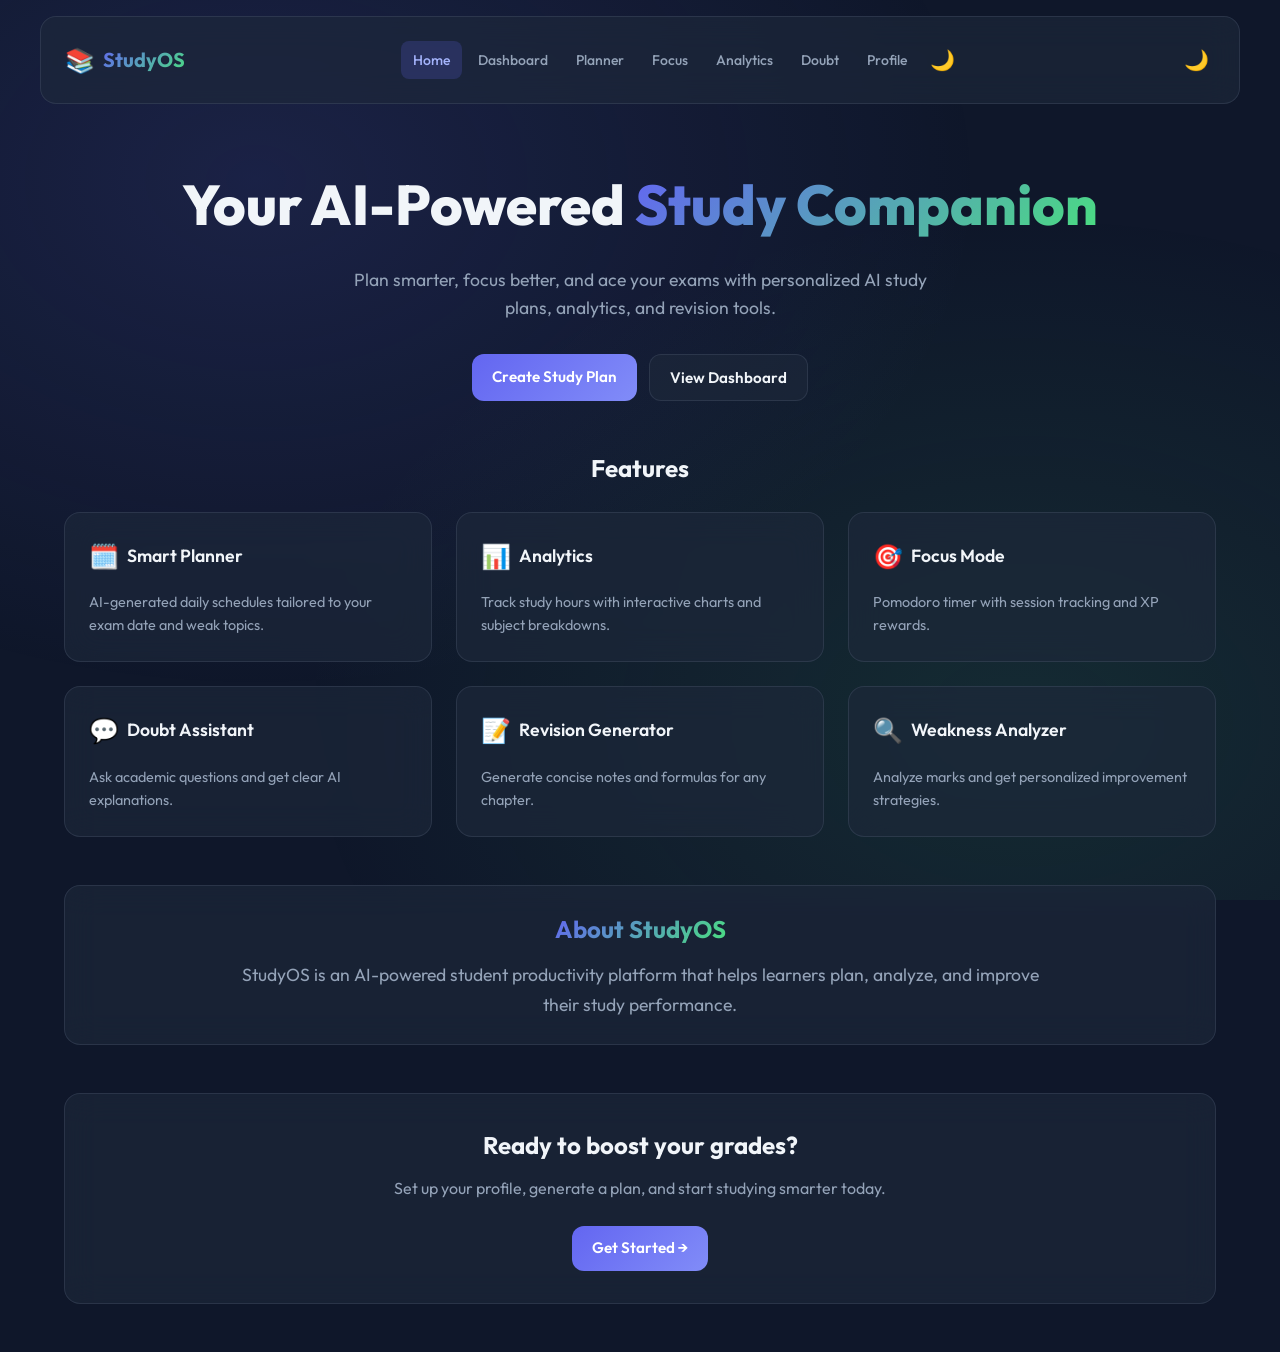
<file: index.html>
<!DOCTYPE html>
<html lang="en" data-theme="dark">
<head>
  <meta charset="UTF-8">
  <meta name="viewport" content="width=device-width, initial-scale=1.0">
  <title>StudyOS — AI-Powered Student Productivity</title>
  <link rel="stylesheet" href="css/style.css">
</head>
<body>
  <nav class="navbar glass">
    <a href="index.html" class="logo">
      <span class="icon">📚</span>
      <span class="gradient-text">StudyOS</span>
    </a>
    <div class="nav-desktop nav-links">
      <a href="index.html">Home</a>
      <a href="dashboard.html">Dashboard</a>
      <a href="planner.html">Planner</a>
      <a href="focus.html">Focus</a>
      <a href="analytics.html">Analytics</a>
      <a href="doubt.html">Doubt</a>
      <a href="profile.html">Profile</a>
      <button class="theme-btn" aria-label="Toggle theme">🌙</button>
    </div>
    <div style="display:flex;align-items:center;gap:0.5rem">
      <button class="theme-btn nav-mobile-theme" aria-label="Toggle theme">🌙</button>
      <button class="menu-btn" aria-label="Menu">☰</button>
    </div>
    <div class="mobile-menu" style="width:100%">
      <a href="index.html">Home</a>
      <a href="dashboard.html">Dashboard</a>
      <a href="planner.html">Planner</a>
      <a href="focus.html">Focus</a>
      <a href="analytics.html">Analytics</a>
      <a href="doubt.html">Doubt</a>
      <a href="profile.html">Profile</a>
    </div>
  </nav>

  <main class="container">
    <section class="hero">
      <h1>Your AI-Powered <span class="gradient-text">Study Companion</span></h1>
      <p>Plan smarter, focus better, and ace your exams with personalized AI study plans, analytics, and revision tools.</p>
      <div class="btn-group" style="justify-content:center;margin-top:0">
        <a href="planner.html" class="btn btn-primary">Create Study Plan</a>
        <a href="dashboard.html" class="btn btn-secondary">View Dashboard</a>
      </div>
    </section>

    <h2 style="text-align:center;margin-bottom:1.5rem">Features</h2>
    <div class="grid-3">
      <a href="planner.html"><div class="glass glass-hover">
        <div class="card-title"><span class="card-icon">🗓️</span> Smart Planner</div>
        <p style="color:var(--muted);font-size:0.9rem">AI-generated daily schedules tailored to your exam date and weak topics.</p>
      </div></a>
      <a href="analytics.html"><div class="glass glass-hover">
        <div class="card-title"><span class="card-icon">📊</span> Analytics</div>
        <p style="color:var(--muted);font-size:0.9rem">Track study hours with interactive charts and subject breakdowns.</p>
      </div></a>
      <a href="focus.html"><div class="glass glass-hover">
        <div class="card-title"><span class="card-icon">🎯</span> Focus Mode</div>
        <p style="color:var(--muted);font-size:0.9rem">Pomodoro timer with session tracking and XP rewards.</p>
      </div></a>
      <a href="doubt.html"><div class="glass glass-hover">
        <div class="card-title"><span class="card-icon">💬</span> Doubt Assistant</div>
        <p style="color:var(--muted);font-size:0.9rem">Ask academic questions and get clear AI explanations.</p>
      </div></a>
      <a href="planner.html"><div class="glass glass-hover">
        <div class="card-title"><span class="card-icon">📝</span> Revision Generator</div>
        <p style="color:var(--muted);font-size:0.9rem">Generate concise notes and formulas for any chapter.</p>
      </div></a>
      <a href="analytics.html"><div class="glass glass-hover">
        <div class="card-title"><span class="card-icon">🔍</span> Weakness Analyzer</div>
        <p style="color:var(--muted);font-size:0.9rem">Analyze marks and get personalized improvement strategies.</p>
      </div></a>
    </div>

    <section class="glass" style="margin-top: 3rem; text-align: center;">
      <h2 style="margin-bottom: 0.75rem;"><span class="gradient-text">About StudyOS</span></h2>
      <p style="max-width: 800px; margin: 0 auto; color: var(--muted); font-size: 1.1rem; line-height: 1.7;">
        StudyOS is an AI-powered student productivity platform that helps learners plan, analyze, and improve their study performance.
      </p>
    </section>

    <section class="glass cta-section">
      <h2>Ready to boost your grades?</h2>
      <p>Set up your profile, generate a plan, and start studying smarter today.</p>
      <a href="profile.html" class="btn btn-primary">Get Started →</a>
    </section>
  </main>

  <script src="js/storage.js"></script>
</body>
</html>
</file>
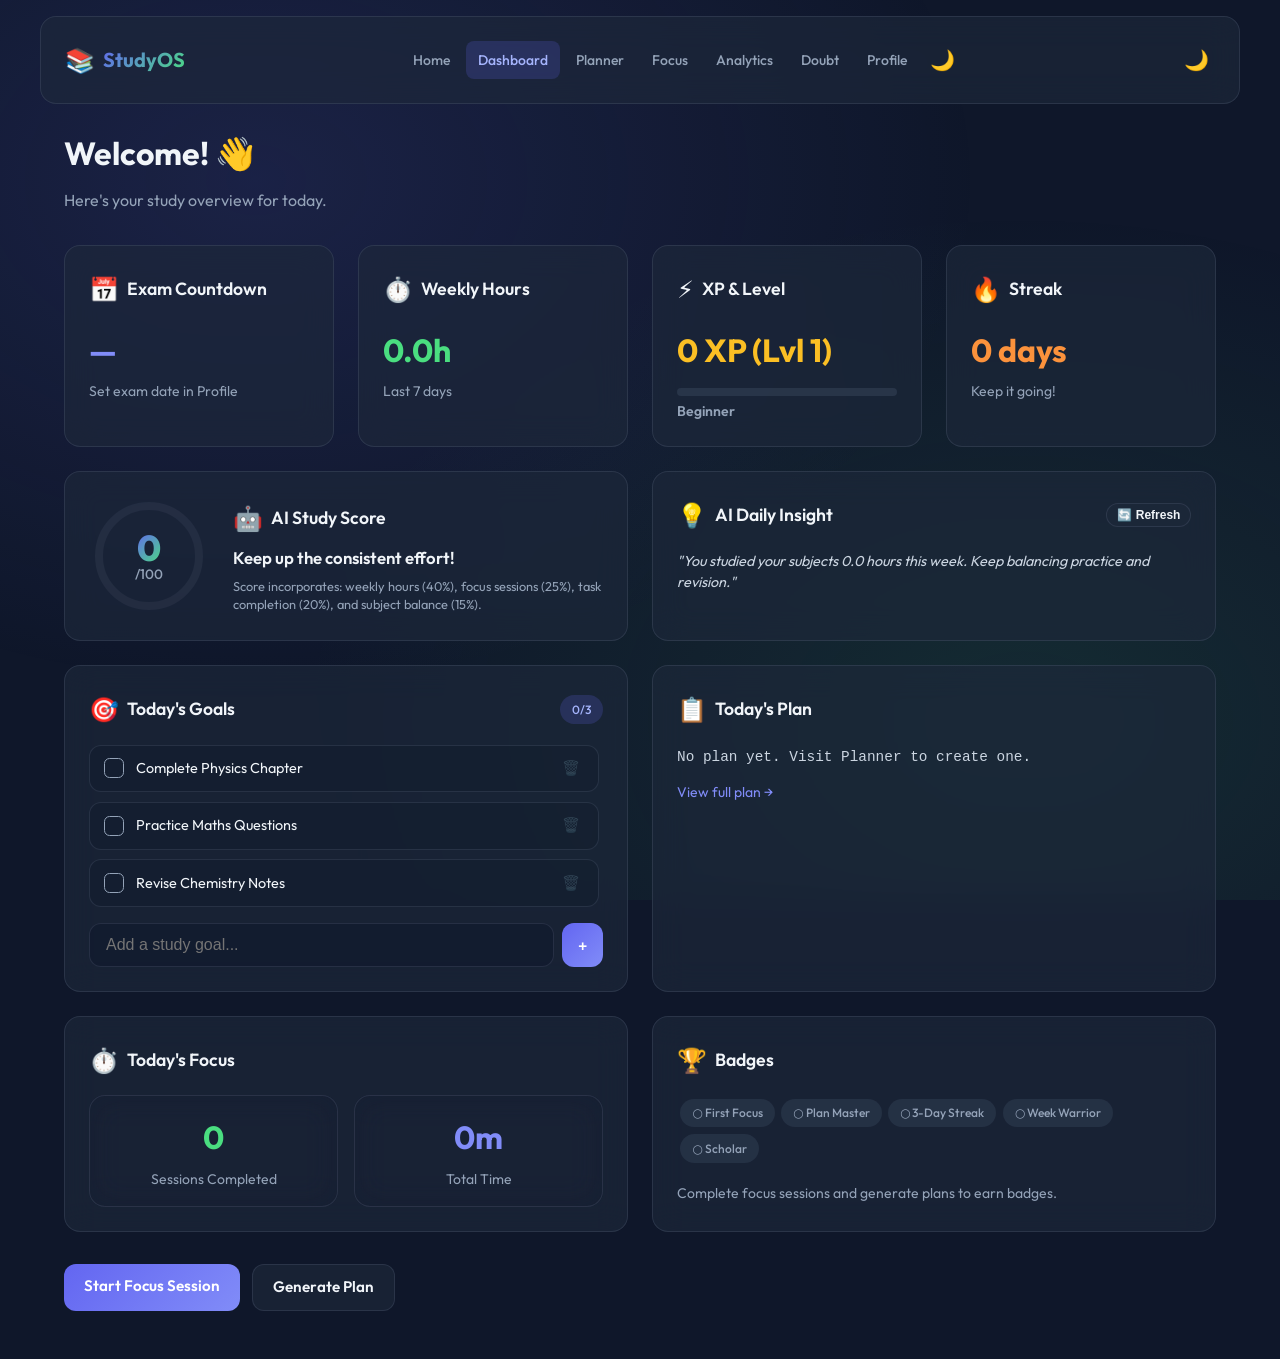
<file: dashboard.html>
<!DOCTYPE html>
<html lang="en" data-theme="dark">
<head>
  <meta charset="UTF-8">
  <meta name="viewport" content="width=device-width, initial-scale=1.0">
  <title>Dashboard — StudyOS</title>
  <link rel="stylesheet" href="css/style.css">
</head>
<body>
  <nav class="navbar glass">
    <a href="index.html" class="logo"><span class="icon">📚</span><span class="gradient-text">StudyOS</span></a>
    <div class="nav-desktop nav-links">
      <a href="index.html">Home</a><a href="dashboard.html">Dashboard</a><a href="planner.html">Planner</a>
      <a href="focus.html">Focus</a><a href="analytics.html">Analytics</a><a href="doubt.html">Doubt</a><a href="profile.html">Profile</a>
      <button class="theme-btn">🌙</button>
    </div>
    <div style="display:flex;align-items:center;gap:0.5rem">
      <button class="theme-btn">🌙</button><button class="menu-btn">☰</button>
    </div>
    <div class="mobile-menu" style="width:100%">
      <a href="index.html">Home</a><a href="dashboard.html">Dashboard</a><a href="planner.html">Planner</a>
      <a href="focus.html">Focus</a><a href="analytics.html">Analytics</a><a href="doubt.html">Doubt</a><a href="profile.html">Profile</a>
    </div>
  </nav>

  <main class="container">
    <h1 class="page-title" id="welcome">Welcome! 👋</h1>
    <p class="page-subtitle">Here's your study overview for today.</p>

    <!-- Stats Grid -->
    <div class="grid-4">
      <div class="glass">
        <div class="card-title"><span class="card-icon">📅</span> Exam Countdown</div>
        <div class="stat-value indigo" id="countdown">—</div>
        <div class="stat-label" id="exam-label">Set exam date in Profile</div>
      </div>
      <div class="glass">
        <div class="card-title"><span class="card-icon">⏱️</span> Weekly Hours</div>
        <div class="stat-value green" id="weekly-hours">0h</div>
        <div class="stat-label">Last 7 days</div>
      </div>
      <div class="glass">
        <div class="card-title"><span class="card-icon">⚡</span> XP & Level</div>
        <div class="stat-value yellow" id="xp">0 XP</div>
        <div class="progress-bar"><div class="progress-fill" id="xp-bar" style="width:0%"></div></div>
        <div class="stat-label" id="level-label" style="font-weight:600; margin-top:0.25rem">Beginner</div>
      </div>
      <div class="glass">
        <div class="card-title"><span class="card-icon">🔥</span> Streak</div>
        <div class="stat-value orange" id="streak">0 days</div>
        <div class="stat-label">Keep it going!</div>
      </div>
    </div>

    <!-- AI Performance Hub -->
    <div class="grid-2" style="margin-top:1.5rem">
      <!-- AI Study Score Card -->
      <div class="glass score-card" style="display:flex; align-items:center; gap:1.5rem">
        <div class="score-radial-wrap">
          <svg width="120" height="120" viewBox="0 0 120 120" class="score-ring">
            <circle cx="60" cy="60" r="50" fill="none" stroke="rgba(148,163,184,0.08)" stroke-width="8"/>
            <circle id="score-fill" cx="60" cy="60" r="50" fill="none" stroke="url(#score-grad)" stroke-width="8"
              stroke-linecap="round" stroke-dasharray="314.16" stroke-dashoffset="314.16"/>
            <defs>
              <linearGradient id="score-grad" x1="0%" y1="0%" x2="100%" y2="100%">
                <stop offset="0%" stop-color="#6366f1" />
                <stop offset="100%" stop-color="#4ade80" />
              </linearGradient>
            </defs>
          </svg>
          <div class="score-display">
            <span id="score-value">0</span><span class="score-max">/100</span>
          </div>
        </div>
        <div style="flex:1">
          <div class="card-title" style="margin-bottom:0.5rem"><span class="card-icon">🤖</span> AI Study Score</div>
          <p id="score-comment" style="font-weight:600; font-size:1.05rem; color:var(--text); margin-bottom:0.35rem">Calculating...</p>
          <p style="color:var(--muted); font-size:0.8rem; line-height:1.4">Score incorporates: weekly hours (40%), focus sessions (25%), task completion (20%), and subject balance (15%).</p>
        </div>
      </div>

      <!-- AI Daily Insight Card -->
      <div class="glass insight-card" style="display:flex; flex-direction:column; justify-content:space-between">
        <div>
          <div class="card-title" style="justify-content:space-between">
            <div style="display:flex; align-items:center; gap:0.5rem">
              <span class="card-icon">💡</span> AI Daily Insight
            </div>
            <button id="refresh-insight-btn" class="btn btn-secondary" style="padding:0.25rem 0.6rem; font-size:0.75rem; display:flex; align-items:center; gap:0.25rem">
              <span>🔄</span> Refresh
            </button>
          </div>
          <p id="insight-text" class="output-text" style="font-size:0.9rem; font-style:italic; line-height:1.5">Generating insights based on your learning patterns...</p>
        </div>
      </div>
    </div>

    <!-- Daily Workspace & Goals -->
    <div class="grid-2" style="margin-top:1.5rem">
      <!-- Goals Card -->
      <div class="glass">
        <div class="card-title" style="justify-content:space-between">
          <div style="display:flex; align-items:center; gap:0.5rem">
            <span class="card-icon">🎯</span> Today's Goals
          </div>
          <span class="badge earned" id="goals-count" style="margin:0">0/0</span>
        </div>
        
        <div class="goals-list-wrap" id="goals-list" style="margin-bottom:1rem; display:flex; flex-direction:column; gap:0.6rem; max-height:220px; overflow-y:auto; padding-right:0.25rem">
          <!-- Dynamically filled -->
        </div>

        <form id="goal-form" style="display:flex; gap:0.5rem">
          <input type="text" id="goal-input" class="input" placeholder="Add a study goal..." required>
          <button type="submit" class="btn btn-primary" style="padding:0.65rem 1rem">+</button>
        </form>
      </div>

      <!-- Today's Study Plan Card -->
      <div class="glass">
        <div class="card-title"><span class="card-icon">📋</span> Today's Plan</div>
        <pre class="output-text" id="today-plan" style="max-height: 220px; overflow-y: auto;">No plan yet. Visit Planner to create one.</pre>
        <a href="planner.html" style="color:#818cf8;font-size:0.875rem;margin-top:0.75rem;display:inline-block">View full plan →</a>
      </div>
    </div>

    <!-- Focus Tracker & Badges -->
    <div class="grid-2" style="margin-top:1.5rem">
      <!-- Focus Tracker Card -->
      <div class="glass">
        <div class="card-title"><span class="card-icon">⏱️</span> Today's Focus</div>
        <div class="grid-2" style="gap:1rem">
          <div class="glass" style="padding:1rem; background:rgba(15,23,42,0.2); text-align:center">
            <div class="stat-value green" id="focus-sessions-completed">0</div>
            <div class="stat-label">Sessions Completed</div>
          </div>
          <div class="glass" style="padding:1rem; background:rgba(15,23,42,0.2); text-align:center">
            <div class="stat-value indigo" id="focus-time-completed">0m</div>
            <div class="stat-label">Total Time</div>
          </div>
        </div>
      </div>

      <!-- Badges Card -->
      <div class="glass">
        <div class="card-title"><span class="card-icon">🏆</span> Badges</div>
        <div id="badges"></div>
        <p style="color:var(--muted);font-size:0.875rem;margin-top:1rem">Complete focus sessions and generate plans to earn badges.</p>
      </div>
    </div>

    <div class="btn-group" style="margin-top: 2rem">
      <a href="focus.html" class="btn btn-primary">Start Focus Session</a>
      <a href="planner.html" class="btn btn-secondary">Generate Plan</a>
    </div>
  </main>

  <script src="js/storage.js"></script>
  <script src="js/ai.js"></script>
  <script>
    let cachedScore = 0;

    document.addEventListener("DOMContentLoaded", () => {
      // 1. Initial Load of Goals & Focus
      initGoals();
      
      // 2. Render Dashboard stats
      refreshDashboard();

      // 3. Setup Insight refresh
      document.getElementById("refresh-insight-btn").addEventListener("click", () => {
        refreshInsight(true);
      });

      // 4. Goal Add Form
      document.getElementById("goal-form").addEventListener("submit", (e) => {
        e.preventDefault();
        const input = document.getElementById("goal-input");
        const val = input.value.trim();
        if (val) {
          addGoal(val);
          input.value = "";
        }
      });
    });

    function refreshDashboard() {
      const data = getData();

      // Welcome name
      if (data.profile?.name) {
        document.getElementById("welcome").textContent = `Welcome, ${data.profile.name}! 👋`;
      }

      // Exam countdown
      const countdown = getExamCountdown(data.profile?.examDate);
      document.getElementById("countdown").textContent = countdown !== null ? `${countdown} days` : "—";
      if (data.profile?.examDate) {
        document.getElementById("exam-label").textContent = `Exam: ${data.profile.examDate}`;
      }

      // Weekly study hours
      const weeklyHours = getWeeklyHours(data.studyLogs);
      document.getElementById("weekly-hours").textContent = weeklyHours.toFixed(1) + "h";

      // Streak
      document.getElementById("streak").textContent = data.gamification.streak + " days";

      // Gamification levels and XP progress
      const xp = data.gamification.xp;
      const { level, title } = getLevelInfo(xp);
      document.getElementById("xp").textContent = `${xp} XP (Lvl ${level})`;
      document.getElementById("level-label").textContent = title;
      
      // Calculate level progress (each level is 100 XP)
      const currentLevelProgress = xp % 100;
      document.getElementById("xp-bar").style.width = currentLevelProgress + "%";

      // Badges
      renderBadges(document.getElementById("badges"), data.gamification.badges);

      // Study Plan snippet
      if (data.studyPlan) {
        // Strip out the demo tag if present, show nice summary
        const cleanedPlan = data.studyPlan.replace(/\(Demo mode[^\)]*\)/g, "").trim();
        document.getElementById("today-plan").textContent = cleanedPlan.split("\n").slice(0, 8).join("\n");
      } else {
        document.getElementById("today-plan").textContent = "No plan yet. Visit Planner to create one.";
      }

      // Today's Focus stats
      const today = new Date().toISOString().split("T")[0];
      const todayFocus = (data.focusHistory || []).filter(h => h.date === today);
      const focusCount = todayFocus.length;
      const focusTime = todayFocus.reduce((sum, h) => sum + h.duration, 0);
      document.getElementById("focus-sessions-completed").textContent = focusCount;
      document.getElementById("focus-time-completed").textContent = focusTime + "m";

      // Render Goals List
      renderGoals(data.goals);

      // Calculate and render AI Study Score
      updateStudyScore(data, weeklyHours, focusCount);

      // Render Insight
      renderInsight(data);
    }

    function initGoals() {
      const data = getData();
      const today = new Date().toISOString().split("T")[0];
      const todayGoals = data.goals.filter(g => g.date === today);
      
      // If no goals exist for today, initialize with 3 demo goals as requested
      if (todayGoals.length === 0 && data.goals.length === 0) {
        const demoGoals = [
          { id: "g-demo-1", text: "Complete Physics Chapter", completed: false, date: today },
          { id: "g-demo-2", text: "Practice Maths Questions", completed: false, date: today },
          { id: "g-demo-3", text: "Revise Chemistry Notes", completed: false, date: today }
        ];
        updateData({ goals: demoGoals });
      }
    }

    function renderGoals(goals) {
      const listEl = document.getElementById("goals-list");
      const countEl = document.getElementById("goals-count");
      const today = new Date().toISOString().split("T")[0];
      const todayGoals = goals.filter(g => g.date === today);

      if (todayGoals.length === 0) {
        listEl.innerHTML = `<p style="color:var(--muted); font-size:0.875rem; text-align:center; padding:1rem">No goals set for today.</p>`;
        countEl.textContent = "0/0";
        return;
      }

      const completed = todayGoals.filter(g => g.completed).length;
      countEl.textContent = `${completed}/${todayGoals.length}`;

      listEl.innerHTML = todayGoals.map(g => `
        <div class="goal-item">
          <input type="checkbox" class="goal-checkbox" data-id="${g.id}" ${g.completed ? "checked" : ""}>
          <span class="goal-text">${g.text}</span>
          <button class="goal-delete" data-id="${g.id}">🗑️</button>
        </div>
      `).join("");

      // Bind events
      listEl.querySelectorAll(".goal-checkbox").forEach(box => {
        box.addEventListener("change", (e) => {
          toggleGoal(e.target.dataset.id, e.target.checked);
        });
      });

      listEl.querySelectorAll(".goal-delete").forEach(btn => {
        btn.addEventListener("click", (e) => {
          deleteGoal(btn.dataset.id);
        });
      });
    }

    function addGoal(text) {
      const data = getData();
      const today = new Date().toISOString().split("T")[0];
      const newGoal = {
        id: "goal-" + Date.now() + "-" + Math.random().toString(36).substr(2, 4),
        text: text,
        completed: false,
        date: today
      };
      
      const nextGoals = [...data.goals, newGoal];
      updateData({ goals: nextGoals });
      
      refreshDashboard();
    }

    function toggleGoal(id, completed) {
      const data = getData();
      const nextGoals = data.goals.map(g => {
        if (g.id === id) {
          return { ...g, completed: completed };
        }
        return g;
      });

      updateData({ goals: nextGoals });
      
      // Award XP or deduct XP on toggle check/uncheck
      if (completed) {
        addXP(10); // Complete task: +10 XP
      } else {
        // Safe XP deduction to prevent negative XP
        const currentXP = data.gamification.xp;
        const nextXP = Math.max(0, currentXP - 10);
        updateData({
          gamification: { ...data.gamification, xp: nextXP }
        });
      }

      refreshDashboard();
    }

    function deleteGoal(id) {
      const data = getData();
      // If we are deleting a completed goal, let's make sure we don't cheat XP
      const target = data.goals.find(g => g.id === id);
      if (target && target.completed) {
        const nextXP = Math.max(0, data.gamification.xp - 10);
        updateData({
          gamification: { ...data.gamification, xp: nextXP }
        });
      }

      const nextGoals = data.goals.filter(g => g.id !== id);
      updateData({ goals: nextGoals });
      
      refreshDashboard();
    }

    function updateStudyScore(data, weeklyHours, focusCount) {
      const profile = data.profile;
      const goals = data.goals || [];
      const focusHistory = data.focusHistory || [];

      const targetDailyHours = profile?.dailyHours || 3;
      const targetWeeklyHours = targetDailyHours * 7;

      // 1. Study hours completed (40%)
      const hoursScore = Math.min(1.0, weeklyHours / targetWeeklyHours) * 40;

      // 2. Focus sessions (25%)
      // target: 5 sessions per week
      const weekAgo = new Date();
      weekAgo.setDate(weekAgo.getDate() - 7);
      const weeklyFocusCount = focusHistory.filter(h => new Date(h.date) >= weekAgo).length;
      const focusScore = Math.min(1.0, weeklyFocusCount / 5) * 25;

      // 3. Task completion (20%)
      const today = new Date().toISOString().split("T")[0];
      const todayGoals = goals.filter(g => g.date === today);
      let taskScore = 20; // baseline if no goals
      if (todayGoals.length > 0) {
        const completed = todayGoals.filter(g => g.completed).length;
        taskScore = (completed / todayGoals.length) * 20;
      }

      // 4. Subject balance (15%)
      const activeSubjects = profile?.subjects || ["Math", "Physics", "Chemistry"];
      const subjectTotals = {};
      data.studyLogs.filter(l => new Date(l.date) >= weekAgo).forEach((l) => {
        subjectTotals[l.subject] = (subjectTotals[l.subject] || 0) + l.hours;
      });
      
      let studiedCount = 0;
      activeSubjects.forEach(s => {
        if ((subjectTotals[s] || 0) >= 0.5) { // at least 30 mins
          studiedCount++;
        }
      });
      
      const balanceScore = activeSubjects.length > 0 
        ? (studiedCount / activeSubjects.length) * 15 
        : 15;

      const totalScore = Math.round(hoursScore + focusScore + taskScore + balanceScore);
      cachedScore = totalScore;

      // Render Radial Score Circle
      document.getElementById("score-value").textContent = totalScore;
      
      const fillEl = document.getElementById("score-fill");
      const strokeOffset = 314.16 * (1 - totalScore / 100);
      fillEl.style.strokeDashoffset = strokeOffset;
    }

    function renderInsight(data) {
      if (data.aiScoreCached && data.aiScoreCached.date === new Date().toISOString().split("T")[0]) {
        document.getElementById("score-comment").textContent = data.aiScoreCached.comment;
        document.getElementById("insight-text").innerHTML = data.aiScoreCached.insight;
      } else {
        // Need to load/generate initial insight
        refreshInsight(false);
      }
    }

    async function refreshInsight(forceAI = false) {
      const data = getData();
      const weekAgo = new Date();
      weekAgo.setDate(weekAgo.getDate() - 7);

      const weeklyHours = getWeeklyHours(data.studyLogs);
      const focusCount = (data.focusHistory || []).filter(h => new Date(h.date) >= weekAgo).length;

      const today = new Date().toISOString().split("T")[0];
      const todayGoals = data.goals.filter(g => g.date === today);
      const completedGoals = todayGoals.filter(g => g.completed).length;
      
      const subjectTotals = {};
      data.studyLogs.filter(l => new Date(l.date) >= weekAgo).forEach((l) => {
        subjectTotals[l.subject] = (subjectTotals[l.subject] || 0) + l.hours;
      });

      const weakSubjects = data.profile?.weaknesses || ["Physics"];

      const textEl = document.getElementById("insight-text");
      const commentEl = document.getElementById("score-comment");
      const refreshBtn = document.getElementById("refresh-insight-btn");

      commentEl.textContent = "Analyzing patterns...";
      textEl.textContent = "AI is computing your daily recommendation...";
      refreshBtn.disabled = true;

      try {
        let result;
        if (forceAI) {
          result = await generateDashboardInsight(
            cachedScore, 
            weeklyHours, 
            focusCount, 
            completedGoals, 
            todayGoals.length, 
            subjectTotals, 
            weakSubjects
          );
        } else {
          // Always use high-quality local fallback for offline/demo presentations
          result = getDemoDashboardInsight(
            cachedScore, 
            weeklyHours, 
            focusCount, 
            completedGoals, 
            todayGoals.length, 
            subjectTotals, 
            weakSubjects
          );
        }

        commentEl.textContent = result.comment;
        textEl.textContent = `"${result.insight}"`;

        // Cache result in storage
        updateData({
          aiScoreCached: {
            date: today,
            comment: result.comment,
            insight: result.insight
          }
        });

      } catch (err) {
        console.error(err);
        commentEl.textContent = "Analytics Offline";
        textEl.textContent = "AI service unavailable. Please try again.";
      } finally {
        refreshBtn.disabled = false;
      }
    }
  </script>
</body>
</html>
</file>
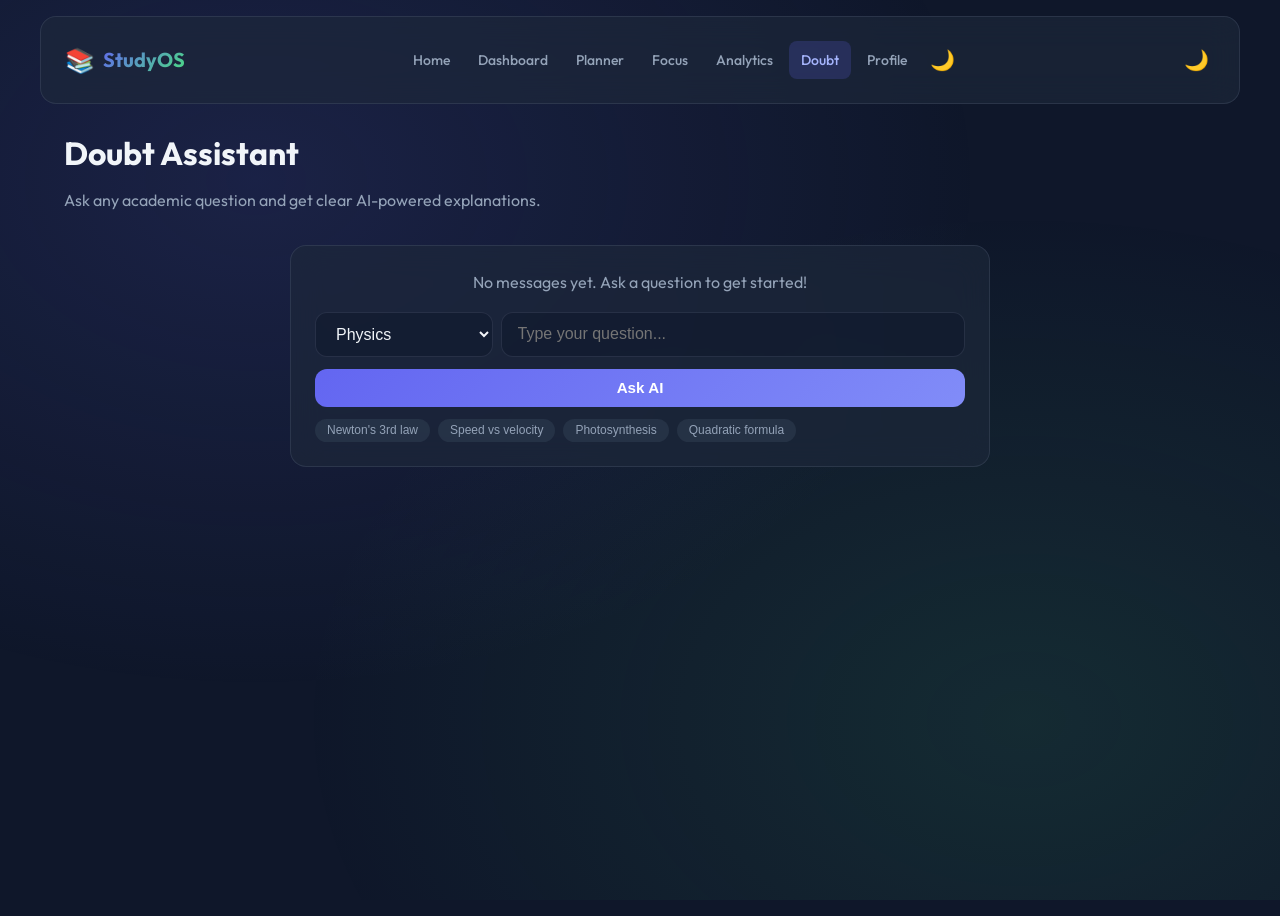
<file: doubt.html>
<!DOCTYPE html>
<html lang="en" data-theme="dark">
<head>
  <meta charset="UTF-8">
  <meta name="viewport" content="width=device-width, initial-scale=1.0">
  <title>Doubt Assistant — StudyOS</title>
  <link rel="stylesheet" href="css/style.css">
</head>
<body>
  <nav class="navbar glass">
    <a href="index.html" class="logo"><span class="icon">📚</span><span class="gradient-text">StudyOS</span></a>
    <div class="nav-desktop nav-links">
      <a href="index.html">Home</a><a href="dashboard.html">Dashboard</a><a href="planner.html">Planner</a>
      <a href="focus.html">Focus</a><a href="analytics.html">Analytics</a><a href="doubt.html">Doubt</a><a href="profile.html">Profile</a>
      <button class="theme-btn">🌙</button>
    </div>
    <div style="display:flex;align-items:center;gap:0.5rem">
      <button class="theme-btn">🌙</button><button class="menu-btn">☰</button>
    </div>
    <div class="mobile-menu" style="width:100%">
      <a href="index.html">Home</a><a href="dashboard.html">Dashboard</a><a href="planner.html">Planner</a>
      <a href="focus.html">Focus</a><a href="analytics.html">Analytics</a><a href="doubt.html">Doubt</a><a href="profile.html">Profile</a>
    </div>
  </nav>

  <main class="container">
    <h1 class="page-title">Doubt Assistant</h1>
    <p class="page-subtitle">Ask any academic question and get clear AI-powered explanations.</p>

    <div style="max-width:700px;margin:0 auto">
      <div class="glass">
        <div id="alert" class="alert alert-error hidden"></div>
        <div class="chat-box" id="chat-box">
          <p style="text-align:center;color:var(--muted)">No messages yet. Ask a question to get started!</p>
        </div>
        <form id="chat-form" style="display:flex; flex-direction:column; gap:0.75rem">
          <div style="display:flex; gap:0.5rem; flex-wrap:wrap">
            <select id="doubt-subject" class="input" style="flex: 1; min-width: 140px;">
              <option value="Physics">Physics</option>
              <option value="Chemistry">Chemistry</option>
              <option value="Mathematics">Mathematics</option>
              <option value="Biology">Biology</option>
              <option value="English">English</option>
            </select>
            <input type="text" id="question" class="input" placeholder="Type your question..." autocomplete="off" style="flex: 3; min-width: 250px;">
          </div>
          <button type="submit" class="btn btn-primary btn-block">Ask AI</button>
        </form>
        <div class="suggestions">
          <button class="suggestion-btn" data-q="Explain Newton's third law with examples.">Newton's 3rd law</button>
          <button class="suggestion-btn" data-q="What is the difference between speed and velocity?">Speed vs velocity</button>
          <button class="suggestion-btn" data-q="How does photosynthesis work?">Photosynthesis</button>
          <button class="suggestion-btn" data-q="Explain the quadratic formula.">Quadratic formula</button>
        </div>
      </div>
    </div>
  </main>

  <script src="js/storage.js"></script>
  <script src="js/ai.js"></script>
  <script src="js/doubt.js"></script>
</body>
</html>
</file>
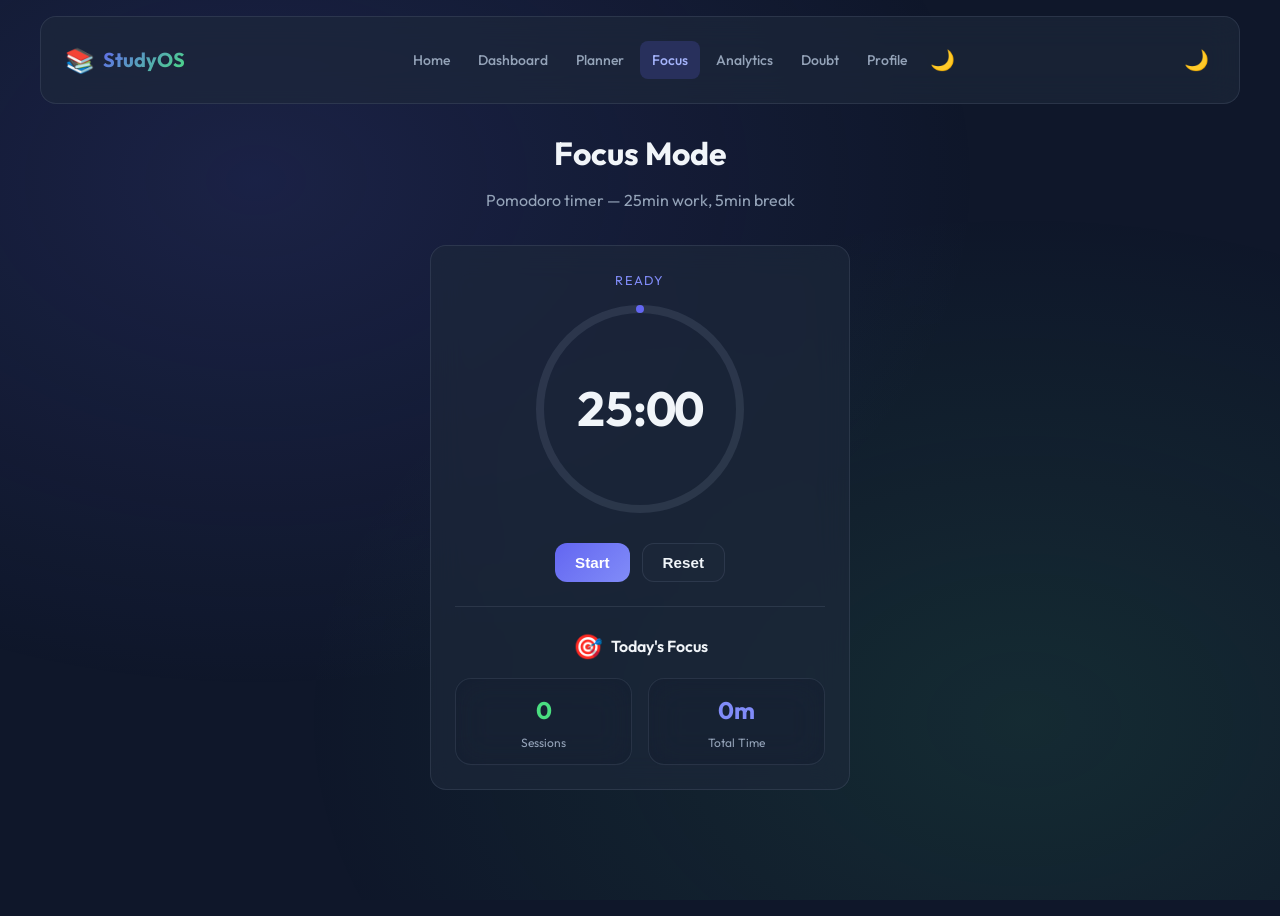
<file: focus.html>
<!DOCTYPE html>
<html lang="en" data-theme="dark">
<head>
  <meta charset="UTF-8">
  <meta name="viewport" content="width=device-width, initial-scale=1.0">
  <title>Focus Mode — StudyOS</title>
  <link rel="stylesheet" href="css/style.css">
</head>
<body>
  <nav class="navbar glass">
    <a href="index.html" class="logo"><span class="icon">📚</span><span class="gradient-text">StudyOS</span></a>
    <div class="nav-desktop nav-links">
      <a href="index.html">Home</a><a href="dashboard.html">Dashboard</a><a href="planner.html">Planner</a>
      <a href="focus.html">Focus</a><a href="analytics.html">Analytics</a><a href="doubt.html">Doubt</a><a href="profile.html">Profile</a>
      <button class="theme-btn">🌙</button>
    </div>
    <div style="display:flex;align-items:center;gap:0.5rem">
      <button class="theme-btn">🌙</button><button class="menu-btn">☰</button>
    </div>
    <div class="mobile-menu" style="width:100%">
      <a href="index.html">Home</a><a href="dashboard.html">Dashboard</a><a href="planner.html">Planner</a>
      <a href="focus.html">Focus</a><a href="analytics.html">Analytics</a><a href="doubt.html">Doubt</a><a href="profile.html">Profile</a>
    </div>
  </nav>

  <main class="container">
    <div class="timer-wrap">
      <h1 class="page-title">Focus Mode</h1>
      <p class="page-subtitle">Pomodoro timer — 25min work, 5min break</p>

      <div class="glass">
        <div class="timer-phase" id="phase-label">Ready</div>
        <div class="timer-ring">
          <svg width="220" height="220" viewBox="0 0 220 220">
            <circle cx="110" cy="110" r="100" fill="none" stroke="rgba(148,163,184,0.15)" stroke-width="8"/>
            <circle id="progress-ring" cx="110" cy="110" r="100" fill="none" stroke="#6366f1" stroke-width="8"
              stroke-linecap="round" stroke-dasharray="628.32" stroke-dashoffset="628.32"/>
          </svg>
          <div class="timer-display" id="timer">25:00</div>
        </div>
        <div class="btn-group" style="justify-content:center;margin-top:0">
          <button id="start-btn" class="btn btn-primary">Start</button>
          <button id="pause-btn" class="btn btn-secondary hidden">Pause</button>
          <button id="reset-btn" class="btn btn-secondary">Reset</button>
        </div>
        <div class="today-focus-stats" style="margin-top: 1.5rem; padding-top: 1.25rem; border-top: 1px solid var(--border)">
          <div class="card-title" style="justify-content: center; font-size: 1rem; margin-bottom: 0.75rem">
            <span class="card-icon">🎯</span> Today's Focus
          </div>
          <div class="grid-2" style="gap: 1rem">
            <div class="glass" style="padding: 0.75rem; background: rgba(15, 23, 42, 0.3)">
              <div class="stat-value green" id="today-sessions" style="font-size: 1.5rem">0</div>
              <div class="stat-label" style="font-size: 0.75rem">Sessions</div>
            </div>
            <div class="glass" style="padding: 0.75rem; background: rgba(15, 23, 42, 0.3)">
              <div class="stat-value indigo" id="today-time" style="font-size: 1.5rem">0m</div>
              <div class="stat-label" style="font-size: 0.75rem">Total Time</div>
            </div>
          </div>
        </div>
      </div>
    </div>
  </main>

  <script src="js/storage.js"></script>
  <script src="js/focus.js"></script>
</body>
</html>
</file>
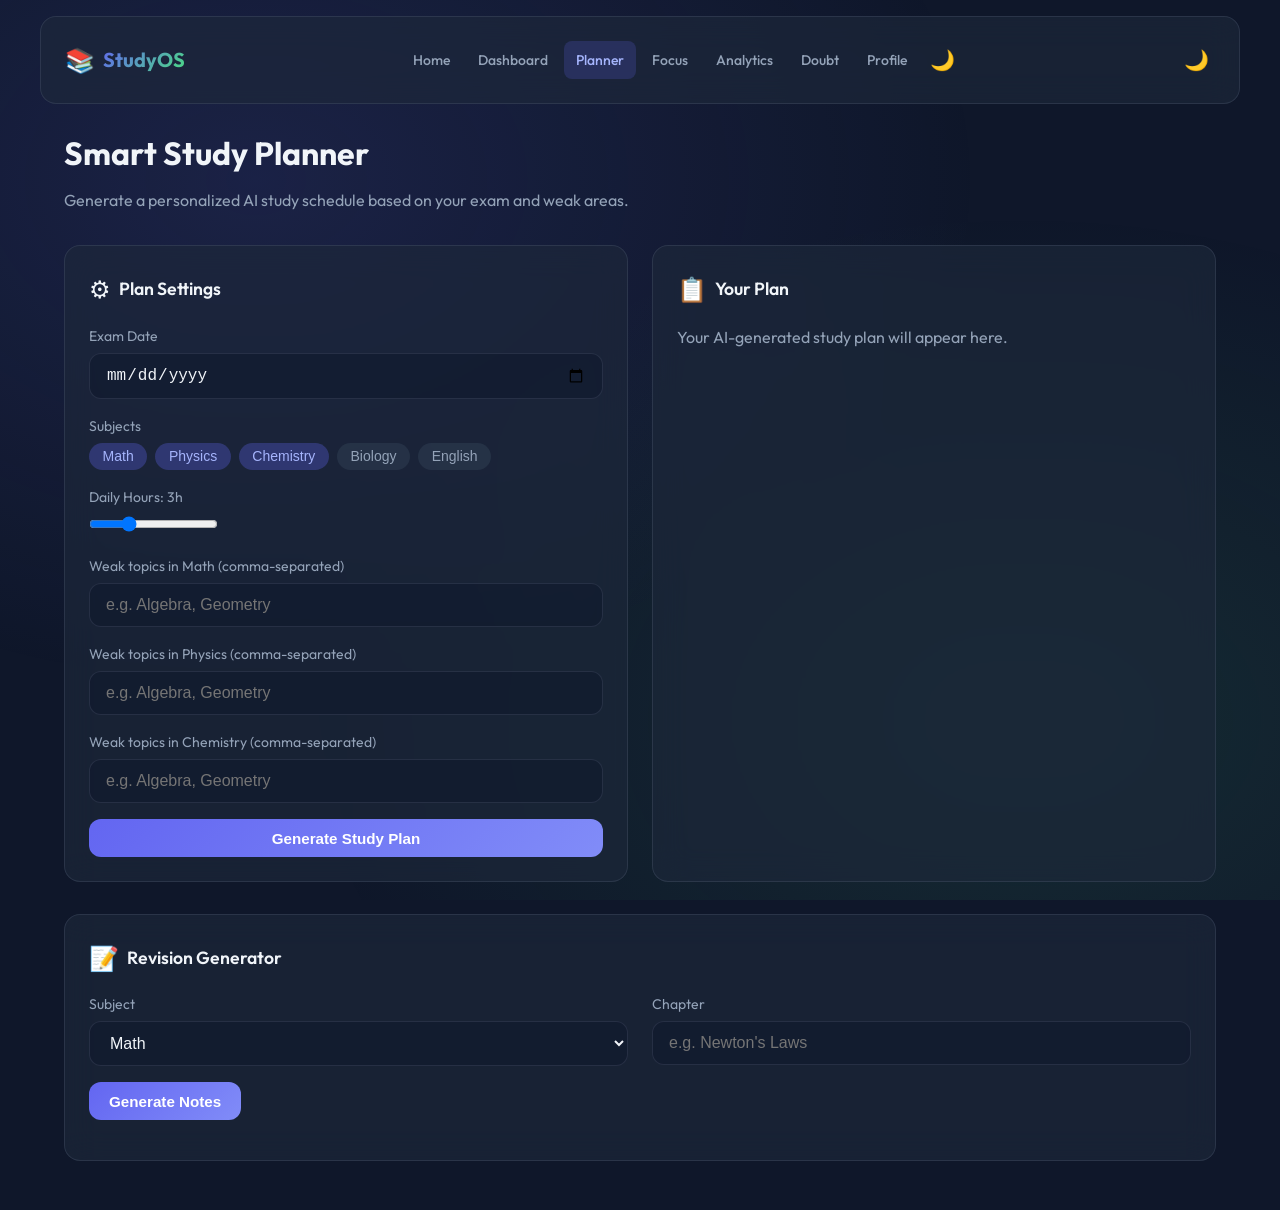
<file: planner.html>
<!DOCTYPE html>
<html lang="en" data-theme="dark">
<head>
  <meta charset="UTF-8">
  <meta name="viewport" content="width=device-width, initial-scale=1.0">
  <title>Planner — StudyOS</title>
  <link rel="stylesheet" href="css/style.css">
</head>
<body>
  <nav class="navbar glass">
    <a href="index.html" class="logo"><span class="icon">📚</span><span class="gradient-text">StudyOS</span></a>
    <div class="nav-desktop nav-links">
      <a href="index.html">Home</a><a href="dashboard.html">Dashboard</a><a href="planner.html">Planner</a>
      <a href="focus.html">Focus</a><a href="analytics.html">Analytics</a><a href="doubt.html">Doubt</a><a href="profile.html">Profile</a>
      <button class="theme-btn">🌙</button>
    </div>
    <div style="display:flex;align-items:center;gap:0.5rem">
      <button class="theme-btn">🌙</button><button class="menu-btn">☰</button>
    </div>
    <div class="mobile-menu" style="width:100%">
      <a href="index.html">Home</a><a href="dashboard.html">Dashboard</a><a href="planner.html">Planner</a>
      <a href="focus.html">Focus</a><a href="analytics.html">Analytics</a><a href="doubt.html">Doubt</a><a href="profile.html">Profile</a>
    </div>
  </nav>

  <main class="container">
    <h1 class="page-title">Smart Study Planner</h1>
    <p class="page-subtitle">Generate a personalized AI study schedule based on your exam and weak areas.</p>

    <div id="alert" class="alert alert-error hidden"></div>

    <div class="grid-2">
      <div class="glass">
        <div class="card-title"><span class="card-icon">⚙️</span> Plan Settings</div>
        <div class="form-group">
          <label for="exam-date">Exam Date</label>
          <input type="date" id="exam-date" class="input">
        </div>
        <div class="form-group">
          <label>Subjects</label>
          <div class="pills" id="subject-pills"></div>
        </div>
        <div class="form-group">
          <label for="hours">Daily Hours: <span id="hours-val">3</span>h</label>
          <input type="range" id="hours" min="1" max="8" value="3">
        </div>
        <div id="weak-topics"></div>
        <button id="gen-plan" class="btn btn-primary btn-block">Generate Study Plan</button>
      </div>
      <div class="glass">
        <div class="card-title"><span class="card-icon">📋</span> Your Plan</div>
        <div id="plan-output">
          <p style="color:var(--muted)">Your AI-generated study plan will appear here.</p>
        </div>
      </div>
    </div>

    <div class="glass" style="margin-top:2rem">
      <div class="card-title"><span class="card-icon">📝</span> Revision Generator</div>
      <div class="grid-2 rev-form">
        <div class="form-group" style="margin:0">
          <label for="rev-subject">Subject</label>
          <select id="rev-subject" class="input"></select>
        </div>
        <div class="form-group" style="margin:0">
          <label for="rev-chapter">Chapter</label>
          <input type="text" id="rev-chapter" class="input" placeholder="e.g. Newton's Laws">
        </div>
      </div>
      <button id="gen-revision" class="btn btn-primary" style="margin-top:1rem">Generate Notes</button>
      <div id="revision-output" style="margin-top:1rem"></div>
    </div>
  </main>

  <script src="js/storage.js"></script>
  <script src="js/ai.js"></script>
  <script src="js/planner.js"></script>
</body>
</html>
</file>
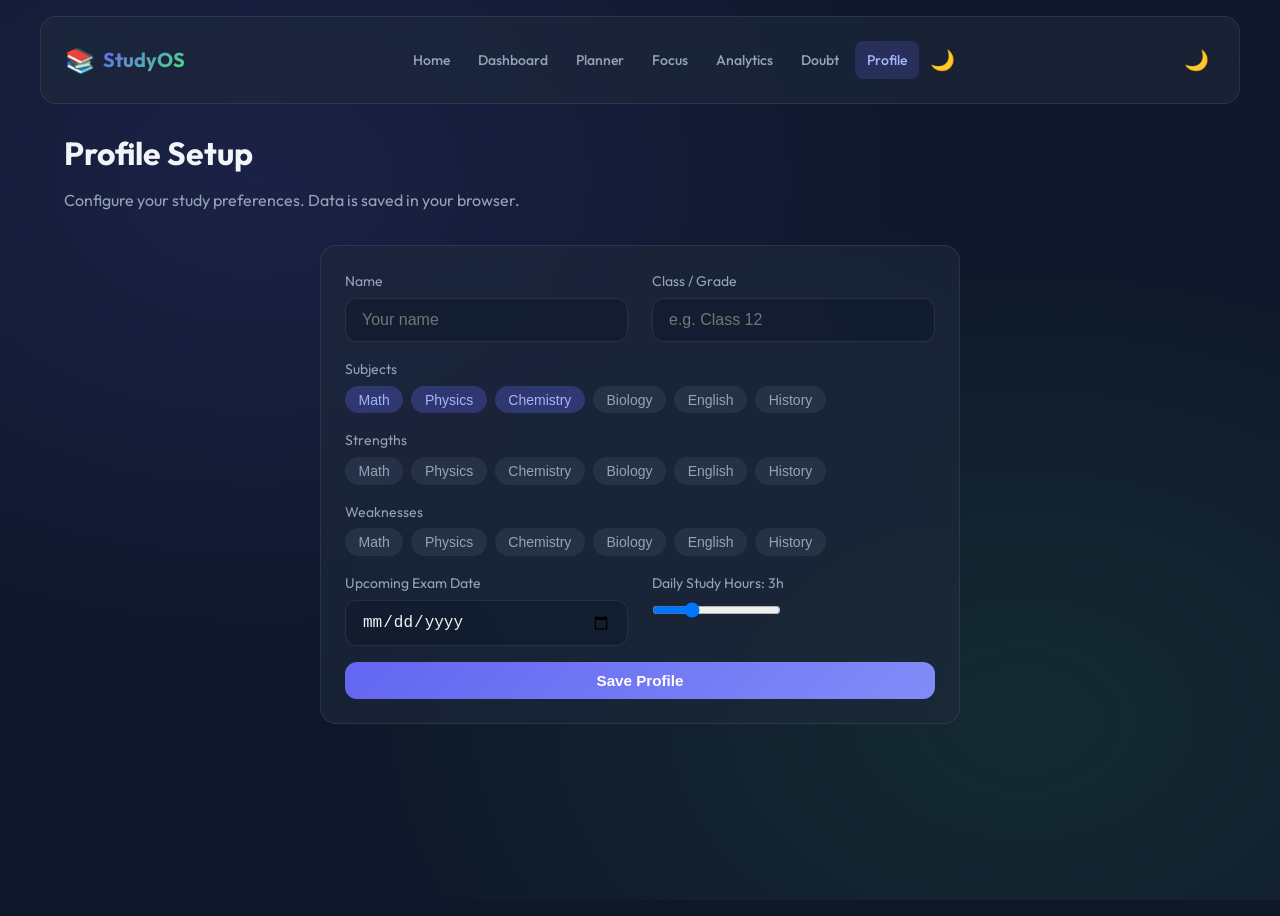
<file: profile.html>
<!DOCTYPE html>
<html lang="en" data-theme="dark">
<head>
  <meta charset="UTF-8">
  <meta name="viewport" content="width=device-width, initial-scale=1.0">
  <title>Profile — StudyOS</title>
  <link rel="stylesheet" href="css/style.css">
</head>
<body>
  <nav class="navbar glass">
    <a href="index.html" class="logo"><span class="icon">📚</span><span class="gradient-text">StudyOS</span></a>
    <div class="nav-desktop nav-links">
      <a href="index.html">Home</a><a href="dashboard.html">Dashboard</a><a href="planner.html">Planner</a>
      <a href="focus.html">Focus</a><a href="analytics.html">Analytics</a><a href="doubt.html">Doubt</a><a href="profile.html">Profile</a>
      <button class="theme-btn">🌙</button>
    </div>
    <div style="display:flex;align-items:center;gap:0.5rem">
      <button class="theme-btn">🌙</button><button class="menu-btn">☰</button>
    </div>
    <div class="mobile-menu" style="width:100%">
      <a href="index.html">Home</a><a href="dashboard.html">Dashboard</a><a href="planner.html">Planner</a>
      <a href="focus.html">Focus</a><a href="analytics.html">Analytics</a><a href="doubt.html">Doubt</a><a href="profile.html">Profile</a>
    </div>
  </nav>

  <main class="container">
    <h1 class="page-title">Profile Setup</h1>
    <p class="page-subtitle">Configure your study preferences. Data is saved in your browser.</p>

    <div style="max-width:640px;margin:0 auto">
      <div class="glass">
        <div id="alert" class="alert alert-success hidden"></div>

        <div class="grid-2">
          <div class="form-group">
            <label for="name">Name</label>
            <input type="text" id="name" class="input" placeholder="Your name">
          </div>
          <div class="form-group">
            <label for="grade">Class / Grade</label>
            <input type="text" id="grade" class="input" placeholder="e.g. Class 12">
          </div>
        </div>

        <div class="form-group">
          <label>Subjects</label>
          <div class="pills" id="subjects"></div>
        </div>
        <div class="form-group">
          <label>Strengths</label>
          <div class="pills green" id="strengths"></div>
        </div>
        <div class="form-group">
          <label>Weaknesses</label>
          <div class="pills red" id="weaknesses"></div>
        </div>

        <div class="grid-2">
          <div class="form-group">
            <label for="exam-date">Upcoming Exam Date</label>
            <input type="date" id="exam-date" class="input">
          </div>
          <div class="form-group">
            <label for="daily-hours">Daily Study Hours: <span id="hours-val">3</span>h</label>
            <input type="range" id="daily-hours" min="1" max="8" value="3">
          </div>
        </div>



        <button id="save-btn" class="btn btn-primary btn-block">Save Profile</button>
      </div>
    </div>
  </main>

  <script src="js/storage.js"></script>
  <script src="js/profile.js"></script>
</body>
</html>
</file>
<file: css/style.css>
@import url('https://fonts.googleapis.com/css2?family=Outfit:wght@300;400;500;600;700;800&display=swap');

:root {
  --bg: #0f172a;
  --text: #f1f5f9;
  --muted: #94a3b8;
  --card: rgba(30, 41, 59, 0.65);
  --border: rgba(148, 163, 184, 0.15);
  --accent: #6366f1;
  --accent-light: #818cf8;
  --success: #4ade80;
  --warning: #fbbf24;
  --danger: #f87171;
  --radius: 1rem;
  --shadow: 0 8px 32px rgba(99, 102, 241, 0.12);
}

[data-theme="light"] {
  --bg: #f8fafc;
  --text: #0f172a;
  --muted: #64748b;
  --card: rgba(255, 255, 255, 0.75);
  --border: rgba(148, 163, 184, 0.35);
}

* {
  box-sizing: border-box;
  margin: 0;
  padding: 0;
}

html {
  scroll-behavior: smooth;
}

body {
  font-family: 'Outfit', "Segoe UI", system-ui, -apple-system, sans-serif;
  background: var(--bg);
  color: var(--text);
  min-height: 100vh;
  line-height: 1.6;
}

body::before {
  content: "";
  position: fixed;
  inset: 0;
  background:
    radial-gradient(ellipse at 20% 20%, rgba(99, 102, 241, 0.14) 0%, transparent 50%),
    radial-gradient(ellipse at 80% 80%, rgba(74, 222, 128, 0.1) 0%, transparent 50%);
  pointer-events: none;
  z-index: -1;
}

a {
  color: inherit;
  text-decoration: none;
}

/* Navbar */
.navbar {
  position: sticky;
  top: 1rem;
  z-index: 100;
  max-width: 1200px;
  margin: 1rem auto 1.5rem;
  padding: 0.75rem 1.25rem;
  display: flex;
  align-items: center;
  justify-content: space-between;
  gap: 1rem;
}

.logo {
  display: flex;
  align-items: center;
  gap: 0.5rem;
  font-size: 1.25rem;
  font-weight: 700;
}

.logo span.icon {
  font-size: 1.5rem;
}

.gradient-text {
  background: linear-gradient(135deg, #6366f1, #4ade80);
  -webkit-background-clip: text;
  -webkit-text-fill-color: transparent;
  background-clip: text;
}

.nav-links {
  display: flex;
  align-items: center;
  gap: 0.25rem;
  flex-wrap: wrap;
}

.nav-links a {
  padding: 0.5rem 0.75rem;
  border-radius: 0.5rem;
  font-size: 0.875rem;
  font-weight: 500;
  color: var(--muted);
  transition: all 0.2s;
}

.nav-links a:hover,
.nav-links a.active {
  background: rgba(99, 102, 241, 0.2);
  color: #a5b4fc;
}

.theme-btn,
.menu-btn {
  background: none;
  border: none;
  font-size: 1.25rem;
  cursor: pointer;
  padding: 0.4rem;
  border-radius: 0.5rem;
}

.theme-btn:hover,
.menu-btn:hover {
  background: rgba(255, 255, 255, 0.05);
}

.mobile-menu {
  display: none;
  flex-direction: column;
  gap: 0.25rem;
  padding: 0.75rem 0;
  border-top: 1px solid var(--border);
  margin-top: 0.5rem;
}

.mobile-menu.open {
  display: flex;
}

.mobile-menu a {
  padding: 0.6rem 0.75rem;
  border-radius: 0.5rem;
  color: var(--muted);
}

.mobile-menu a.active {
  background: rgba(99, 102, 241, 0.2);
  color: #a5b4fc;
}

.nav-desktop {
  display: flex;
  align-items: center;
  gap: 0.25rem;
}

.menu-btn {
  display: none;
}

@media (max-width: 768px) {
  .nav-desktop {
    display: none;
  }
  .menu-btn {
    display: block;
  }
  .navbar {
    flex-wrap: wrap;
  }
}

/* Layout */
.container {
  max-width: 1200px;
  margin: 0 auto;
  padding: 0 1.5rem 3rem;
}

.page-title {
  font-size: 2rem;
  font-weight: 700;
  margin-bottom: 0.5rem;
}

.page-subtitle {
  color: var(--muted);
  margin-bottom: 2rem;
}

/* Glass card */
.glass {
  background: var(--card);
  backdrop-filter: blur(16px);
  -webkit-backdrop-filter: blur(16px);
  border: 1px solid var(--border);
  border-radius: var(--radius);
  padding: 1.5rem;
}

.glass-hover {
  transition: transform 0.3s, box-shadow 0.3s, border-color 0.3s;
}

.glass-hover:hover {
  transform: translateY(-3px);
  border-color: rgba(99, 102, 241, 0.35);
  box-shadow: var(--shadow);
}

.card-title {
  display: flex;
  align-items: center;
  gap: 0.5rem;
  font-size: 1.1rem;
  font-weight: 600;
  margin-bottom: 1rem;
}

.card-icon {
  font-size: 1.5rem;
}

/* Grid */
.grid-2 {
  display: grid;
  gap: 1.5rem;
  grid-template-columns: 1fr;
}

.grid-3 {
  display: grid;
  gap: 1.5rem;
  grid-template-columns: 1fr;
}

.grid-4 {
  display: grid;
  gap: 1.5rem;
  grid-template-columns: 1fr;
}

@media (min-width: 640px) {
  .grid-2 { grid-template-columns: repeat(2, 1fr); }
  .grid-3 { grid-template-columns: repeat(2, 1fr); }
  .grid-4 { grid-template-columns: repeat(2, 1fr); }
}

@media (min-width: 900px) {
  .grid-3 { grid-template-columns: repeat(3, 1fr); }
  .grid-4 { grid-template-columns: repeat(4, 1fr); }
}

/* Buttons */
.btn {
  display: inline-block;
  padding: 0.65rem 1.25rem;
  border-radius: 0.75rem;
  font-weight: 600;
  font-size: 0.95rem;
  border: none;
  cursor: pointer;
  transition: all 0.2s;
  text-align: center;
}

.btn-primary {
  background: linear-gradient(135deg, var(--accent), var(--accent-light));
  color: white;
}

.btn-primary:hover:not(:disabled) {
  opacity: 0.9;
  transform: translateY(-1px);
  box-shadow: 0 4px 20px rgba(99, 102, 241, 0.4);
}

.btn-secondary {
  background: var(--card);
  color: var(--text);
  border: 1px solid var(--border);
}

.btn-secondary:hover {
  border-color: var(--accent);
}

.btn:disabled {
  opacity: 0.5;
  cursor: not-allowed;
}

.btn-block {
  width: 100%;
}

.btn-group {
  display: flex;
  flex-wrap: wrap;
  gap: 0.75rem;
  margin-top: 1.5rem;
}

/* Forms */
.form-group {
  margin-bottom: 1rem;
}

label {
  display: block;
  font-size: 0.875rem;
  color: var(--muted);
  margin-bottom: 0.35rem;
}

.input,
select,
textarea {
  width: 100%;
  padding: 0.75rem 1rem;
  border-radius: 0.75rem;
  background: rgba(15, 23, 42, 0.5);
  border: 1px solid var(--border);
  color: var(--text);
  font-size: 1rem;
  outline: none;
  transition: border-color 0.2s;
}

[data-theme="light"] .input,
[data-theme="light"] select,
[data-theme="light"] textarea {
  background: rgba(255, 255, 255, 0.9);
}

.input:focus,
select:focus,
textarea:focus {
  border-color: var(--accent);
}

textarea {
  resize: vertical;
  min-height: 80px;
}

/* Tags / pills */
.pills {
  display: flex;
  flex-wrap: wrap;
  gap: 0.5rem;
}

.pill {
  padding: 0.35rem 0.85rem;
  border-radius: 999px;
  font-size: 0.875rem;
  border: none;
  cursor: pointer;
  background: rgba(51, 65, 85, 0.5);
  color: var(--muted);
  transition: all 0.2s;
}

.pill.active {
  background: rgba(99, 102, 241, 0.3);
  color: #a5b4fc;
}

.pill.green.active { background: rgba(74, 222, 128, 0.2); color: #86efac; }
.pill.red.active { background: rgba(248, 113, 113, 0.2); color: #fca5a5; }

/* Hero */
.hero {
  text-align: center;
  padding: 2rem 0 3rem;
}

.hero h1 {
  font-size: clamp(2rem, 5vw, 3.5rem);
  font-weight: 800;
  margin-bottom: 1rem;
}

.hero p {
  color: var(--muted);
  font-size: 1.1rem;
  max-width: 600px;
  margin: 0 auto 2rem;
}

/* Stats */
.stat-value {
  font-size: 2rem;
  font-weight: 700;
}

.stat-value.indigo { color: #818cf8; }
.stat-value.green { color: #4ade80; }
.stat-value.yellow { color: #fbbf24; }
.stat-value.orange { color: #fb923c; }

.stat-label {
  font-size: 0.875rem;
  color: var(--muted);
  margin-top: 0.25rem;
}

.progress-bar {
  height: 8px;
  background: rgba(51, 65, 85, 0.6);
  border-radius: 999px;
  overflow: hidden;
  margin-top: 0.75rem;
}

.progress-fill {
  height: 100%;
  background: linear-gradient(90deg, #6366f1, #4ade80);
  border-radius: 999px;
  transition: width 0.5s;
}

/* Badges */
.badge {
  display: inline-block;
  padding: 0.3rem 0.75rem;
  border-radius: 999px;
  font-size: 0.75rem;
  font-weight: 500;
  margin: 0.2rem;
}

.badge.earned {
  background: rgba(99, 102, 241, 0.2);
  color: #a5b4fc;
}

.badge.locked {
  background: rgba(51, 65, 85, 0.5);
  color: var(--muted);
}

/* Output text */
.output-text {
  white-space: pre-wrap;
  font-size: 0.9rem;
  line-height: 1.7;
  color: #cbd5e1;
}

[data-theme="light"] .output-text {
  color: #334155;
}

/* Alerts */
.alert {
  padding: 1rem;
  border-radius: 0.75rem;
  margin-bottom: 1rem;
  font-size: 0.9rem;
}

.alert-error {
  background: rgba(248, 113, 113, 0.1);
  border: 1px solid rgba(248, 113, 113, 0.3);
  color: #fca5a5;
}

.alert-success {
  background: rgba(74, 222, 128, 0.1);
  border: 1px solid rgba(74, 222, 128, 0.3);
  color: #86efac;
}

.alert-info {
  background: rgba(99, 102, 241, 0.1);
  border: 1px solid rgba(99, 102, 241, 0.3);
  color: #a5b4fc;
}

.hidden {
  display: none !important;
}

/* Spinner */
.spinner-wrap {
  text-align: center;
  padding: 2rem;
}

.spinner {
  width: 36px;
  height: 36px;
  border: 3px solid rgba(99, 102, 241, 0.2);
  border-top-color: #6366f1;
  border-radius: 50%;
  animation: spin 0.8s linear infinite;
  margin: 0 auto 0.75rem;
}

@keyframes spin {
  to { transform: rotate(360deg); }
}

/* Focus timer */
.timer-wrap {
  max-width: 420px;
  margin: 0 auto;
  text-align: center;
}

.timer-ring {
  position: relative;
  width: 220px;
  height: 220px;
  margin: 0 auto 1.5rem;
}

.timer-ring svg {
  transform: rotate(-90deg);
}

.timer-display {
  position: absolute;
  inset: 0;
  display: flex;
  align-items: center;
  justify-content: center;
  font-size: 3rem;
  font-weight: 700;
  font-variant-numeric: tabular-nums;
}

.timer-phase {
  font-size: 0.8rem;
  text-transform: uppercase;
  letter-spacing: 0.1em;
  color: #818cf8;
  margin-bottom: 0.5rem;
}

/* Chat */
.chat-box {
  max-height: 400px;
  overflow-y: auto;
  margin-bottom: 1rem;
  display: flex;
  flex-direction: column;
  gap: 0.75rem;
}

.chat-msg {
  max-width: 85%;
  padding: 0.75rem 1rem;
  border-radius: 1rem;
  font-size: 0.9rem;
}

.chat-msg.user {
  align-self: flex-end;
  background: rgba(99, 102, 241, 0.3);
  color: #e0e7ff;
}

.chat-msg.ai {
  align-self: flex-start;
  background: rgba(30, 41, 59, 0.8);
  color: #e2e8f0;
}

.chat-msg .sender {
  font-size: 0.7rem;
  color: #818cf8;
  margin-bottom: 0.25rem;
}

.chat-form {
  display: flex;
  gap: 0.5rem;
}

.chat-form .input {
  flex: 1;
}

.suggestions {
  display: flex;
  flex-wrap: wrap;
  gap: 0.5rem;
  margin-top: 0.75rem;
}

.suggestion-btn {
  padding: 0.3rem 0.75rem;
  border-radius: 999px;
  font-size: 0.75rem;
  background: rgba(51, 65, 85, 0.5);
  border: none;
  color: var(--muted);
  cursor: pointer;
}

.suggestion-btn:hover {
  background: rgba(99, 102, 241, 0.2);
  color: #a5b4fc;
}

/* Charts */
.chart-box {
  position: relative;
  height: 260px;
}

/* Footer CTA */
.cta-section {
  text-align: center;
  margin-top: 3rem;
  padding: 2rem;
}

.cta-section h2 {
  margin-bottom: 0.75rem;
}

.cta-section p {
  color: var(--muted);
  margin-bottom: 1.5rem;
}

/* Formula chips */
.formula-list {
  display: flex;
  flex-wrap: wrap;
  gap: 0.5rem;
  margin-top: 0.5rem;
}

.formula-chip {
  background: rgba(15, 23, 42, 0.6);
  padding: 0.35rem 0.75rem;
  border-radius: 0.5rem;
  font-family: "Consolas", monospace;
  font-size: 0.85rem;
}

ul.notes-list {
  list-style: disc;
  padding-left: 1.25rem;
}

ul.notes-list li {
  margin-bottom: 0.35rem;
  font-size: 0.9rem;
}

.section-title {
  font-size: 0.95rem;
  font-weight: 600;
  margin: 1rem 0 0.5rem;
}

.section-title.indigo { color: #a5b4fc; }
.section-title.green { color: #86efac; }
.section-title.yellow { color: #fde047; }

/* AI Loading Animation */
.loading-container {
  display: flex;
  flex-direction: column;
  align-items: center;
  justify-content: center;
  padding: 2.5rem 1.5rem;
  text-align: center;
  animation: fadeIn 0.4s ease-out;
}

.ai-loader-icon {
  font-size: 3rem;
  margin-bottom: 1rem;
  animation: float 2s ease-in-out infinite;
}

.loading-title {
  font-size: 1.25rem;
  font-weight: 700;
  margin-bottom: 0.5rem;
  background: linear-gradient(135deg, #6366f1, #4ade80);
  -webkit-background-clip: text;
  -webkit-text-fill-color: transparent;
  background-clip: text;
}

.loading-subtitle {
  font-size: 0.95rem;
  color: var(--muted);
  margin-bottom: 1.5rem;
}

.loading-bar-wrap {
  width: 100%;
  max-width: 280px;
  height: 6px;
  background: rgba(148, 163, 184, 0.1);
  border-radius: 999px;
  overflow: hidden;
}

.loading-bar-fill {
  height: 100%;
  width: 30%;
  background: linear-gradient(90deg, #6366f1, #4ade80);
  border-radius: 999px;
  animation: loading-slide 1.5s infinite ease-in-out;
}

@keyframes float {
  0%, 100% { transform: translateY(0); }
  50% { transform: translateY(-10px); }
}

@keyframes loading-slide {
  0% { transform: translateX(-100%); }
  50% { transform: translateX(100%); }
  100% { transform: translateX(300%); }
}

@keyframes fadeIn {
  from { opacity: 0; transform: translateY(5px); }
  to { opacity: 1; transform: translateY(0); }
}

/* AI Study Score Radial */
.score-radial-wrap {
  position: relative;
  width: 120px;
  height: 120px;
  flex-shrink: 0;
}

.score-radial-wrap svg {
  transform: rotate(-90deg);
}

.score-radial-wrap circle {
  transition: stroke-dashoffset 0.6s ease-out;
}

.score-display {
  position: absolute;
  inset: 0;
  display: flex;
  flex-direction: column;
  align-items: center;
  justify-content: center;
  line-height: 1;
}

#score-value {
  font-size: 2.25rem;
  font-weight: 800;
  color: var(--text);
  background: linear-gradient(135deg, #6366f1, #4ade80);
  -webkit-background-clip: text;
  -webkit-text-fill-color: transparent;
  background-clip: text;
}

.score-max {
  font-size: 0.85rem;
  color: var(--muted);
  font-weight: 500;
  margin-top: 2px;
}

/* Goals Checklist Section */
.goal-item {
  display: flex;
  align-items: center;
  gap: 0.75rem;
  padding: 0.65rem 0.85rem;
  background: rgba(15, 23, 42, 0.3);
  border: 1px solid var(--border);
  border-radius: 0.75rem;
  transition: all 0.2s;
  user-select: none;
}

[data-theme="light"] .goal-item {
  background: rgba(255, 255, 255, 0.4);
}

.goal-item:hover {
  border-color: rgba(99, 102, 241, 0.35);
  transform: translateX(2px);
}

.goal-checkbox {
  width: 1.25rem;
  height: 1.25rem;
  border-radius: 0.35rem;
  border: 1.5px solid var(--muted);
  cursor: pointer;
  appearance: none;
  display: flex;
  align-items: center;
  justify-content: center;
  transition: all 0.2s;
  flex-shrink: 0;
}

.goal-checkbox:checked {
  background: var(--success);
  border-color: var(--success);
}

.goal-checkbox:checked::after {
  content: "✓";
  color: #0f172a;
  font-size: 0.85rem;
  font-weight: 800;
}

.goal-text {
  font-size: 0.9rem;
  color: var(--text);
  transition: all 0.2s;
  flex: 1;
}

.goal-checkbox:checked + .goal-text {
  text-decoration: line-through;
  color: var(--muted);
}

.goal-delete {
  background: none;
  border: none;
  color: var(--danger);
  cursor: pointer;
  opacity: 0.2;
  transition: opacity 0.2s;
  padding: 0.25rem;
  font-size: 0.9rem;
}

.goal-item:hover .goal-delete {
  opacity: 0.8;
}

.goal-delete:hover {
  color: #ef4444 !important;
  opacity: 1 !important;
}

/* Touch targets and mobile helpers */
@media (max-width: 480px) {
  .btn {
    padding: 0.8rem 1.2rem;
    min-height: 48px;
    display: flex;
    align-items: center;
    justify-content: center;
  }
  
  .goal-checkbox {
    width: 1.5rem;
    height: 1.5rem;
  }

  .nav-links a, .mobile-menu a {
    padding: 0.75rem 1rem;
    min-height: 44px;
    display: flex;
    align-items: center;
  }
}
</file>
